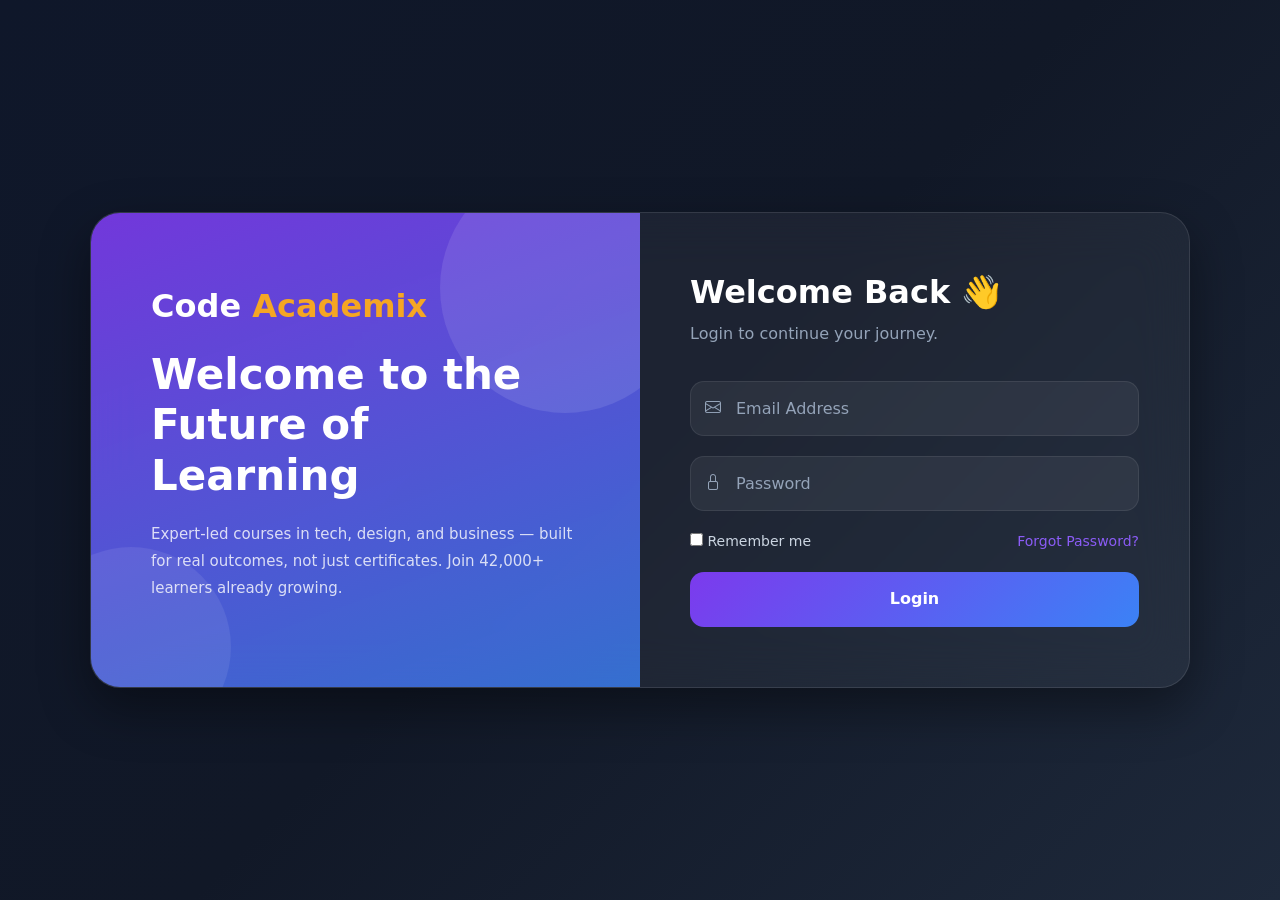
<file: Fronted/Main file/Login.html>
<!DOCTYPE html>
<html lang="en">
<head>
  <meta charset="UTF-8" />
  <meta name="viewport" content="width=device-width, initial-scale=1.0"/>
  <title>Modern Auth UI</title>

  <!-- Bootstrap -->
  <link
    href="https://cdn.jsdelivr.net/npm/bootstrap@5.3.3/dist/css/bootstrap.min.css"
    rel="stylesheet"
  />

  <!-- Icons -->
  <link
    rel="stylesheet"
    href="https://cdn.jsdelivr.net/npm/bootstrap-icons@1.11.3/font/bootstrap-icons.min.css"
  />

  <!-- Google Font -->
  <link rel="preconnect" href="https://fonts.googleapis.com">
  <link
    href="https://fonts.googleapis.com/css2?family=Poppins:wght@300;400;500;600;700&display=swap"
    rel="stylesheet"
  >
  <link rel="stylesheet" href="../style.css">
  
</head>

<body>

  <div class="auth-wrapper">

    <div class="auth-card row g-0">

      <!-- LEFT SIDE -->
      <div class="col-lg-6 left-side d-flex flex-column justify-content-center">

        <div class="brand">
          Code <span style="color: var(--amber);">Academix</span>
        </div>

        <h1 class="left-title">
          Welcome to the Future of Learning 
        </h1>

        <p class="left-text">
        Expert-led courses in tech, design, and business — built for real outcomes, not just certificates. Join 42,000+ learners already growing.
        </p>

      </div>

      <!-- RIGHT SIDE -->
      <div class="col-lg-6 right-side">
        <!-- LOGIN FORM -->
        <div class="login-form">

          <h2 class="form-title">
            Welcome Back 👋
          </h2>

          <p class="form-subtitle">
            Login to continue your journey.
          </p>

          <form>

            <div class="input-box">
              <i class="bi bi-envelope"></i>
              <input type="email" class="form-control" placeholder="Email Address">
            </div>

            <div class="input-box">
              <i class="bi bi-lock"></i>
              <input type="password" class="form-control" placeholder="Password">
            </div>

            <div class="extra">
              <div>
                <input type="checkbox">
                Remember me
              </div>

              <a href="#">Forgot Password?</a>
            </div>

            <button class="auth-btn">
              Login
            </button>

          </form>
        </div>
      </div>

    </div>

  </div>

  <script>
    const loginTab = document.getElementById("loginTab");
    const signupTab = document.getElementById("signupTab");

    const loginForm = document.querySelector(".login-form");
    const signupForm = document.querySelector(".signup-form");

    loginTab.addEventListener("click", () => {

      loginTab.classList.add("active");
      signupTab.classList.remove("active");

      loginForm.style.display = "block";
      signupForm.style.display = "none";

    });

    signupTab.addEventListener("click", () => {

      signupTab.classList.add("active");
      loginTab.classList.remove("active");

      signupForm.style.display = "block";
      loginForm.style.display = "none";

    });

  </script>
</body>
</html>
</file>
<file: Fronted/style.css>
* {
    box-sizing: border-box;
}

#Navbar {
    background-color: rgba(11, 17, 32, 0.96);
    border-bottom: 1px solid #7A8FAF;


}

.navbar .nav-link {
    color: var(--text) !important;
}

.navbar .nav-link:hover {
    color: var(--amber) !important;
}

.nav-right {
    display: flex;
    align-items: center;
    gap: 10px;

}

#nav-ghost {
    background: linear-gradient(135deg, #7c3aed, #3b82f6);
    color: whitesmoke;
    padding: 8px 20px;
    border-radius: 7px;
    font-size: 13px;
    cursor: pointer;
    font-family: 'DM Sans', sans-serif;
    transition: all .2s;
    text-decoration: none;
    border: 1px solid rgba(220, 230, 255, 0.15);

    &:hover {
        transform: translateY(-2px);
        box-shadow: 0 10px 20px rgba(124, 58, 237, .3);
    }
}

@media (max-width: 991px) {
    .nav-right a {
        width: 100%;
        text-align: center;
    }
}

.glow {
    color: #F5A623;
}

.navbar-brands {
    color: whitesmoke;
    text-decoration: none;
    padding: 5px 0px;
    font-size: 20px;
}

/* Learn skills Section  */

:root {
    --navy: #0B1120;
    --navy2: #111827;
    --navy3: #1a2540;
    --navy4: #1e2d4a;

    --amber: #F5A623;
    --amber2: #e8941a;

    --white: #ffffff;
    --text: #dde4f0;
    --muted: #7a8faf;
}

#butn {
    border: 1px solid var(--navy3);
    color: var(--text);
}

#butn:hover {
    color: var(--amber);
    border: 1px solid var(--amber);

}

#hh1 {
    font-family: 'Playfair Display', serif;
}

/* scroll- container */

.scroll {
    margin-top: 10px;
    background-color: #0b1a2b;
}

.scroll-banner {
    font-family: 'Courier New', Courier, monospace;
}


.scroll-container {
    background-color: #0b1a2b;
    overflow: hidden;
    white-space: nowrap;
    padding: 15px 0;

    margin: auto;
}

.scroll-content {
    display: inline-block;
    animation: scroll 8s linear infinite;
}


.scroll-content span {
    display: inline-block;
    margin: 0 40px;
    color: white;
    font-size: 18px;
}

@keyframes scroll {
    from {
        transform: translateX(100%);
    }

    to {
        transform: translateX(-100%);
    }
}


.scroll-container:has(span:hover) .scroll-content {
    animation-play-state: paused;
}

/* Outer container */
.scroll {
    background-color: #0b1a2b;
}

/* Visible area */
.scroll-container {
    overflow: hidden;
    white-space: nowrap;
    padding: 15px 0;
    font-family: 'Courier New', Courier, monospace;
}

/* Moving track */
.scroll-content {
    display: inline-block;
    white-space: nowrap;
    animation: scroll 20s linear infinite;
}

/* Text items */
.scroll-content span {
    display: inline-block;
    margin: 0 40px;
    color: white;
    font-size: 18px;
    cursor: pointer;
}

/* Infinite animation */
@keyframes scroll {
    from {
        transform: translateX(0);
    }

    to {
        transform: translateX(-50%);
    }
}

/* Pause on hover */
.scroll-container:hover.scroll-content {
    animation-play-state: paused;
}

/* Outer container */
.scroll {
    background-color: #0b1a2b;
}

/* Visible area */
.scroll-container {
    overflow: hidden;
    white-space: nowrap;
    padding: 15px 0;
}

/* Moving track */
.scroll-content {
    display: inline-block;
    white-space: nowrap;
    animation: scroll 20s linear infinite;
}

/* Text items */
.scroll-content span {
    display: inline-block;
    margin: 0 40px;
    color: white;
    font-size: 18px;
    cursor: pointer;
}

/* Infinite animation */
@keyframes scroll {
    from {
        transform: translateX(0);
    }

    to {
        transform: translateX(-50%);
    }
}

/* Pause on hover */
.scroll-content:hover {
    animation-play-state: paused;
}

/* Courses Section */

#courses-content h2 {
    font-family: 'Playfair Display', serif;
    font-size: clamp(26px, 3vw, 40px);
    color: var(--white);
    letter-spacing: -.6px;
    line-height: 1.15;
    margin-bottom: 10px;

}

#courses-content p {
    font-size: 15.5px;
    color: var(--muted);
    line-height: 1.7;
    font-weight: 300;
}

.courses-card {
    border: 1px solid var(--muted);
    transition: 0.3s;
}

.courses-card:hover {
    border: 1px solid var(--amber);
    transform: translateY(-5px);
}

#courses-button {
    border: 1px solid var(--navy3);
    color: var(--text);
    margin-bottom: 28px;
    margin-top: 12px;
}

#courses-button:hover {
    border: 1px solid var(--amber);
    color: var(--amber);
}

/* student succes  */

.user {
    background-color: var(--navy2);
    padding: 6px;
    border: 1px solid rgba(255, 255, 255, .06);
    transition: 0.3s;

    &:hover {
        border-color: #4f46e5;
        transform: translateY(-10px);
        box-shadow: 0 0 20px rgba(56, 189, 248, 0.3);
    }

}

#user p {
    color: var(--muted);
}

#user img {
    width: 50px;
    height: 50px;
    object-fit: cover;
}

.cta-box {
    background: linear-gradient(135deg, #1b2a41, #243b55);
    border-radius: 20px;
    padding: 40px 50px;

}

.cta-title {
    font-size: 32px;
    font-weight: 700;
}

.cta-text {
    color: #a0aec0;
    margin-top: 10px;
    font-size: 15px;
}

#amber {
    background: var(--amber);
    color: var(--navy);
    border: none;
    padding: 13px 32px;
    border-radius: 7px;
    font-size: 17px;
    font-weight: 500;
    cursor: pointer;
    font-family: 'DM Sans', sans-serif;

    text-decoration: none;
}

#ghost {
    background: transparent;
    color: var(--text);
    border: 1px solid rgba(220, 230, 255, 0.15);
    padding: 14px 31px;
    border-radius: 7px;
    font-size: 15px;
    cursor: pointer;
    font-family: 'DM Sans', sans-serif;
    transition: all .2s;
    text-decoration: none;
}

#ghost:hover {
    border-color: rgba(245, 166, 35, 0.45);
    color: var(--amber);
}

/* Why choose us  */

.service-box {
    background: var(--navy);
    padding: 50px 30px;
    border: 1px solid var(--amber);
    border-radius: 8px;
    height: 100%;
    min-height: 380px;
    display: flex;
    flex-direction: column;
    justify-content: center;
    transition: 0.3s ease;
    align-items: center;
}

.service-box h3 {
    font-weight: 600;
    margin-bottom: 15px;
}

.service-box p {
    font-size: 15px;
    color: var(--muted);
    line-height: 1.6;
}

.service-box:hover {
    transform: translateY(-6px);
}



/* Team Section  */

#team-card {
    background-color: var(--navy3);
    color: var(--amber2);

}

#team-card p {
    color: var(--text);
}

.card-container {
    position: relative;
    display: flex;
    justify-content: center;
    align-items: center;
    flex-wrap: wrap;
    margin: 10px 0;
    object-fit: cover;
}

.card-container .card {
    position: relative;
    width: 100%;
    height: 100%;
    margin: 20px;
    overflow: hidden;
    box-shadow: 0 30px -20px rgba(0, 0, 0, 1),
        inset 0 0 0 1000px rgba(67, 52, 109, .6);
    border-radius: 15px;
    display: flex;
    justify-content: center;
    align-items: center;
}

.card .imbBx,
.imbBx img {
    width: 100%;
    height: 100%;
}

.card .content {
    position: absolute;
    bottom: -160px;
    width: 100%;
    height: 160px;
    display: flex;
    justify-content: center;
    align-items: center;
    flex-direction: column;
    backdrop-filter: blur(15px);
    box-shadow: 0 -10px 10px rgba(0, 0, 0, 0.1);
    border: 1px solid rgba(255, 255, 255, 0.1);
    border-radius: 15px;
    transition: bottom 0.5s;
    transition-delay: 0.65s;
}

.card:hover .content {
    bottom: 0;
    transition-delay: 0s;

}

.content .contentBx h3 {
    text-transform: uppercase;
    color: black;
    letter-spacing: 2px;
    font-weight: 500;
    font-size: 18px;
    text-align: center;
    margin: 20px 0 15px;
    line-height: 1.1em;
    transition: 0.5s;
    transition-delay: 0.6s;
    opacity: 0;
    transform: translateY(-20px);
}

.card:hover .content .contentBx h3 {
    opacity: 1;
    transform: translateY(0);
}

.content .contentBx h3 span {
    font-size: 12px;
    font-weight: 300;
    text-transform: initial;
}

.content .sci {
    position: relative;
    bottom: 10px;
    display: flex;
}

.content .sci li {
    list-style: none;
    margin: 0 10px;
    transform: translateY(40px);
    transition: 0.5s;
    opacity: 0;
    transition-delay: calc(0.2s * var(--i));
}

.card:hover .content .sci li {
    transform: translateY(0);
    opacity: 1;
}

.content .sci li a {
    color: black;
    font-size: 24px;
}


/* Review Section   */

.review-section {
    background: var(--navy4);
    padding: 2.5rem 1.5rem;
    border-radius: 20px;
    font-family: 'Sora', sans-serif;

}

.section-label {
    font-size: 11px;
    letter-spacing: 3px;
    text-transform: uppercase;
    color: #facc15;
    margin-bottom: 6px;
}

.section-title {
    font-family: 'DM Serif Display', serif;
    font-style: italic;
    font-size: 30px;
    color: #e8eaf0;
    margin-bottom: 0;
}

.header-row {
    display: flex;
    justify-content: space-between;
    align-items: flex-end;
    margin-bottom: 1.5rem;
}

.avg-score {
    text-align: right;
}

.big-score {
    font-family: 'DM Serif Display', serif;
    font-size: 38px;
    color: var(--amber);
    line-height: 1;
}

.score-label {
    font-size: 11px;
    color: #e8eaf0;
    margin-top: 2px;
}

.scroll-hint {
    font-size: 11px;
    color: #e8eaf0;
    text-align: right;
    margin-bottom: 8px;
    letter-spacing: 0.5px;
}

.scroll-track {
    overflow-x: auto;
    scroll-snap-type: x mandatory;
    scrollbar-width: none;
    -ms-overflow-style: none;
    cursor: grab;
}

.scroll-track::-webkit-scrollbar {
    display: none;
}

.scroll-track:active {
    cursor: grabbing;
}

.cards-row {
    display: flex;
    gap: 16px;
    padding: 8px 2px 12px;
    width: max-content;
}

.review-card {
    width: 280px;
    scroll-snap-align: start;
    background: #161a24;
    border: 1px solid #242836;
    border-radius: 16px;
    padding: 20px;
    flex-shrink: 0;
    position: relative;
    transition: border-color 0.25s, transform 0.25s;
}

.review-card:hover {
    border-color: #3a4060;
    transform: translateY(-4px);
}

.review-card.featured {
    background: linear-gradient(145deg, #171c2e, #111520);
    border-color: #2e3a5e;
}

.review-card.featured::before {
    content: '';
    position: absolute;
    inset: 0;
    border-radius: 16px;
    background: radial-gradient(ellipse at top left, rgba(99, 120, 210, 0.09) 0%, transparent 65%);
    pointer-events: none;
}

.badge-tag {
    display: inline-block;
    font-size: 10px;
    letter-spacing: 1.5px;
    text-transform: uppercase;
    padding: 3px 10px;
    border-radius: 20px;
    font-weight: 500;
    margin-bottom: 14px;
}

.badge-tag.verified {
    background: #1a2d1f;
    color: #5fb97a;
    border: 1px solid #2a4a30;
}

.badge-tag.top {
    background: #2a2218;
    color: #e0a84a;
    border: 1px solid #4a3820;
}

.badge-tag.new {
    background: #1c1e32;
    color: #8090e0;
    border: 1px solid #2e3560;
}

.stars {
    display: flex;
    gap: 3px;
    margin-bottom: 12px;
}

.star {
    width: 14px;
    height: 14px;
    background: #2e2e2e;
    clip-path: polygon(50% 0%, 61% 35%, 98% 35%, 68% 57%, 79% 91%, 50% 70%, 21% 91%, 32% 57%, 2% 35%, 39% 35%);
}

.star.filled {
    background: #e0a84a;
}

.star.half {
    background: linear-gradient(90deg, #e0a84a 50%, #2e2e2e 50%);
}

.review-quote {
    font-family: 'DM Serif Display', serif;
    font-size: 13px;
    line-height: 1.75;
    color: #9aa3b8;
    margin-bottom: 16px;
    min-height: 76px;
}

.divider {
    height: 1px;
    background: #1e2230;
    margin-bottom: 14px;
}

.reviewer-row {
    display: flex;
    align-items: center;
    gap: 10px;
}

.avatar {
    width: 34px;
    height: 34px;
    border-radius: 50%;
    display: flex;
    align-items: center;
    justify-content: center;
    font-size: 12px;
    font-weight: 600;
    flex-shrink: 0;
}

.avatar.a {
    background: #1e2d46;
    color: #6aabee;
}

.avatar.b {
    background: #2a1e38;
    color: #b07ae8;
}

.avatar.c {
    background: #1e3028;
    color: #6acca0;
}

.avatar.d {
    background: #3a2a1a;
    color: #e8ac64;
}

.avatar.e {
    background: #321e22;
    color: #e87a8a;
}

.avatar.f {
    background: #1e2a3a;
    color: #6ab4e8;
}

.reviewer-name {
    font-size: 13px;
    font-weight: 500;
    color: #d0d5e8;
    margin: 0;
}

.reviewer-meta {
    font-size: 11px;
    color: #464e64;
    margin: 0;
}

.course-chip {
    margin-top: 12px;
    background: #0f1118;
    border: 1px solid #1e2230;
    border-radius: 8px;
    padding: 7px 10px;
    display: flex;
    align-items: center;
    gap: 7px;
}

.course-icon {
    width: 20px;
    height: 20px;
    border-radius: 5px;
    display: flex;
    align-items: center;
    justify-content: center;
    font-size: 10px;
    font-weight: 600;
    flex-shrink: 0;
}

.course-icon.python {
    background: #1c2c1c;
    color: #6acca0;
}

.course-icon.design {
    background: #2a1c2a;
    color: #b07ae8;
}

.course-icon.web {
    background: #1c2030;
    color: #6aabee;
}

.course-icon.data {
    background: #2a2018;
    color: #e8b870;
}

.course-icon.react {
    background: #1a2a34;
    color: #60cee8;
}

.course-icon.ai {
    background: #2a1e34;
    color: #c088ee;
}

.course-name {
    font-size: 11px;
    color: #5a6478;
}

.scroll-dots {
    display: flex;
    gap: 6px;
    justify-content: center;
    margin-top: 16px;
}

.dot {
    width: 5px;
    height: 5px;
    border-radius: 50%;
    background: #2a2e3e;
    transition: background 0.3s, width 0.3s;
    cursor: pointer;
}

.dot.active {
    background: #5a70c8;
    width: 16px;
    border-radius: 3px;
}

/* footer  */

.footer-section {
    background-color: var(--navy2);
    color: white;
    padding: 80px 0 30px;
    font-family: 'Inter', sans-serif;
}

.footer-section .container-fluid {
    max-width: 1270px;
}

.footer-section .row {
    justify-content: space-between;
}

.footer-left {
    flex: 0 0 32%;
    max-width: 32%;
}

.footer-col {
    flex: 0 0 18%;
    max-width: 18%;
}

.footer-logo {
    font-weight: 700;
    font-size: 26px;
    color: var(--amber2);
}

.footer-logo span {
    color: #fff;
}

.footer-logo-small {
    font-weight: 700;
    font-size: 18px;
    color: var(--amber2);
}

.footer-logo-small span {
    color: #fff;
}

.brand-text {
    color: var(--muted);
    max-width: 260px;
    font-size: 14px;
    line-height: 1.7;
    margin: 18px 0 25px;
}

.footer-heading {
    font-size: 12px;
    letter-spacing: 1px;
    font-weight: 700;
    margin-bottom: 20px;
    color: #fff;
}

.footer-links li {
    margin-bottom: 12px;
}

.footer-links a {
    text-decoration: none;
    color: var(--muted);
    font-size: 14px;
    transition: color 0.2s, padding-left 0.2s;
}

.footer-links a:hover {
    color: var(--amber);
    padding-left: 4px;
}

.social-links a {
    width: 42px;
    height: 42px;
    display: flex;
    align-items: center;
    justify-content: center;
    background-color: #0a192f;
    border-radius: 10px;
    border: 1px solid var(--white);
    color: var(--text-muted);
    transition: background 0.2s, border-color 0.2s, color 0.2s, transform 0.15s;
    font-size: 16px;
}

.social-links a:hover {
    background: rgba(245, 166, 35, 0.12);
    color: var(--amber);
    transform: translateY(-2px);
    border: 1px solid var(--amber);
}

.footer-divider {
    border-top: 1px solid var(--muted);
    margin: 60px 0 25px;
}

.footer-bottom {
    display: flex;
    justify-content: space-between;
    align-items: center;
}

.copyright-text {
    color: var(--text-muted);
    font-size: 13px;
}

@media (max-width: 992px) {

    .footer-left,
    .footer-col {
        flex: 0 0 100%;
        max-width: 100%;
    }

    .footer-bottom {
        flex-direction: column;
        gap: 10px;
        text-align: center;
    }
}

/* Courses section  */

.our-cources .container-fluid {
    background: var(--navy);
}

#grad1 {
    height: 270px;
    background-image: linear-gradient(to bottom right, #0B1120, #1e2d4a);
}

.yellow-line {
    font-size: 11px;
    color: var(--amber);
    font-weight: 500;
    letter-spacing: 2.5px;
    text-transform: uppercase;
    margin-bottom: 12px;
}

.our-cources h1 {
    font-family: 'Playfair Display', serif;
    font-size: clamp(32px, 4vw, 50px);
    color: var(--white);
    letter-spacing: -1px;
    margin-bottom: 12px;

}

.our-cources p {
    font-size: 14.5px;
    color: var(--text);
    line-height: 1.7;
    font-weight: 300;
}

.filter-btn {
    padding: 8px 18px;
    border-radius: 50px;
    border: 1px solid #2a3a5f;
    background: transparent;
    color: #9fb3d1;
    transition: 0.3s;
}

.filter-btn:hover {
    background: #1e2a47;
    color: #fff;
}

.filter-btn.active {
    border: 1px solid #f5a623;
    color: #f5a623;
    background: rgba(245, 166, 35, 0.1);
}

/* Blog Section  */

.para-glow {
    color: var(--amber2);
    font-family: 'Times New Roman', Times, serif;
    text-transform: uppercase;
}

.head-light {
    color: var(--text);
    font-size: 50px;
    font-family: Georgia, 'Times New Roman', Times, serif;
    font-weight: bold;
}

.para-light {
    color: var(--muted);
    font-family: 'Lucida Sans', 'Lucida Sans Regular', 'Lucida Grande', 'Lucida Sans Unicode', Geneva, Verdana, sans-serif;
}


.blog {
    border: 1px solid var(--muted);
    width: 372px;
    height: 160px;
    padding: 25px 10px;
    border-radius: 30px;
}

.blog a {
    text-decoration: none;
    color: var(--text);
}

.custom-card {
    background: #0f172a;
    border: 1px solid #1e293b;
    border-radius: 16px;
    overflow: hidden;
    color: white;
    transition: 0.3s;

    &:hover {
        border: 1px solid var(--amber);
        transform: translateY(-5px);

    }
}

.tag {
    display: inline-block;
    background: #1e293b;
    color: #f59e0b;
    padding: 5px 12px;
    font-size: 12px;
    border-radius: 6px;
    margin-bottom: 12px;
}

.title {
    font-size: 22px;
    font-weight: 600;
}

.desc {
    color: #94a3b8;
    font-size: 14px;
    margin-top: 8px;
}

.meta {
    margin-top: 20px;
    display: flex;
    align-items: center;
    gap: 10px;
    color: #94a3b8;
    font-size: 14px;
}

.meta img {
    width: 32px;
    height: 32px;
    border-radius: 50%;
    object-fit: cover;
}

.card-img {
    height: 100%;
    object-fit: cover;
}

@media (max-width: 768px) {
    .card-img {
        height: 200px;
    }
}


.blog-card {
    background-color: var(--navy2);
    border: 1px solid var(--muted);
    border-radius: 30px;
    transition: 0.3s;


    &:hover {
        transform: translateY(-5px);
        border: 1px solid var(--amber);

    }
}

.blog-btn button:hover {
    color: var(--amber);
    border: 1px solid var(--amber);
}

.blog-search {
    border: 1px solid var(--muted);
    border-radius: 30px;
    transition: 0.3s;


    &:hover {
        transform: translateY(-5px);
        border: 1px solid var(--amber);

    }
}

.blog-input {
    background-color: var(--navy2);
    color: var(--muted);
    padding: 9px 14px;
    outline: none;
    border-radius: 7px;
    width: 100%;
    font-size: 13px;
    font-family: 'DM Sans', sans-serif;
    margin-bottom: 8px;
}

.blog-search button {
    width: 100%;
    display: inline;
    background-color: var(--amber);
    color: var(--navy2);
    text-decoration: none;
    border: none;
    padding: 7px;
    border-radius: 9px;
    font-size: 13px;
    font-family: 'DM Sans', sans-serif';

}

.blog-news {
    background-color: var(--navy2);
    padding: 30px;
    margin-top: 25px;
    border-radius: 30px;
    border: 1px solid var(--muted);
    transition: 0.3s;


    &:hover {
        transform: translateY(-5px);
        border: 1px solid var(--amber);

    }
}

.blog-news a {
    text-decoration: none;
    color: whitesmoke;
    padding: 2px;
}

.blog-guide {
    margin-top: 30px;
    overflow: hidden;
    border-radius: 30px;
    padding: 0;
    border: 1px solid var(--muted);
    transition: 0.3s;

    &:hover {
        transform: translateY(-5px);
        border: 1px solid var(--amber);

    }

}

.blog-guide img {
    width: 100%;
    height: 140px;
    object-fit: cover;
}

.blog-guide-title {
    padding: 16px 8px;
    color: whitesmoke;

}

.blog-guide-title button {
    width: 100%;
    display: inline;
    background-color: var(--amber);
    color: var(--navy2);
    text-decoration: none;
    border: none;
    padding: 7px;
    border-radius: 9px;
    font-size: 13px;
    font-family: 'DM Sans', sans-serif';

}

/* About us - Our story */

.our-story {
    background-color: var(--navy2);
    min-height: 480px;
}

.story-img {
    width: 100%;
    height: 90%;
    min-height: 320px;
    border-radius: 15px;
    object-fit: cover;
    display: block;
}

.story-content {
    padding: 56px 48px;
}

.label {
    font-family: 'DM Sans', sans-serif;
    font-size: 0.75rem;
    font-weight: 500;
    letter-spacing: 0.18em;
    color: var(--amber);
    text-transform: uppercase;
    margin-bottom: 16px;
}

.story-heading {
    font-family: 'Playfair Display', serif;
    font-size: clamp(1.8rem, 3.5vw, 2.6rem);
    font-weight: 700;
    color: var(--white);
    line-height: 1.2;
    margin-bottom: 24px;
}

.story-body {
    font-family: 'DM Sans', sans-serif;
    font-size: 0.97rem;
    color: var(--muted);
    line-height: 1.75;
    margin-bottom: 16px;
}

.btn-gold {
    background-color: var(--amber);
    color: #1a1000;
    font-family: 'DM Sans', sans-serif;
    font-weight: 600;
    font-size: 0.95rem;
    padding: 14px 30px;
    border: none;
    border-radius: 6px;
    margin-top: 12px;
    display: inline-block;
    text-decoration: none;
    transition: background 0.2s ease, transform 0.2s ease;
}

.btn-gold:hover {
    background-color: var(--amber2);
    color: #fff;
}

.stats {
    background-color: var(--navy);
    padding: 40px 0;
}

.stat-item {
    padding: 20px;
}

.stat-item h2 {
    color: #f5a623;
    font-size: 36px;
    margin-bottom: 10px;
}

.stat-item p {
    color: #9bb3c9;
}


@media (max-width: 767px) {
    .story-content {
        padding: 36px 24px;
    }

    .story-img {
        min-height: 260px;
    }
}

/* what drives us */

.values-section {
    background-color: var(--navy2);
    padding: 70px 60px;
}

.label-text {
    color: var(--amber);
    font-size: 12px;
    font-weight: 600;
    letter-spacing: 3px;
    text-transform: uppercase;
    margin-bottom: 12px;
}

.section-title {
    font-family: 'Playfair Display', serif;
    color: var(--white);
    font-size: 48px;
    font-weight: 700;
    margin-bottom: 50px;
    line-height: 1.1;
}

.value-card {
    background-color: var(--navy);
    border-radius: 6px;
    padding: 30px 28px;
    height: 100%;
    position: relative;
    overflow: hidden;
}

.value-card::before {
    content: '';
    position: absolute;
    top: 0;
    left: 0;
    width: 3px;
    height: 100%;
    background-color: var(--amber);
    border-radius: 6px 0 0 6px;
}

.value-card::after {
    content: '';
    position: absolute;
    top: 0;
    left: 0;
    width: 3px;
    height: 0%;
    background-color: var(--muted);
    border-radius: 6px 0 0 6px;
    transition: height 0.5s ease;
}

.value-card:hover::after {
    height: 100%;
}

.value-card h5 {
    color: var(--white);
    font-size: 16px;
    font-weight: 600;
    margin-bottom: 14px;
}

.value-card p {
    color: var(--muted);
    font-size: 14px;
    line-height: 1.7;
    margin-bottom: 0;
}

@media (max-width: 767px) {
    .values-section {
        padding: 50px 24px;
    }

    .section-title {
        font-size: 36px;
    }

    .value-card {
        margin-bottom: 20px;
    }
}

body {
    min-height: 100vh;
    background: linear-gradient(135deg, #0f172a, #111827, #1e293b);
}

/* BACKGROUND GLOW */
.auth-wrapper {
    min-height: 100vh;
    display: flex;
    align-items: center;
    justify-content: center;
    padding: 30px;
    position: relative;
    z-index: 2;
}

.auth-card {
    width: 100%;
    max-width: 1100px;
    border-radius: 30px;
    overflow: hidden;
    background: rgba(255, 255, 255, 0.05);
    border: 1px solid rgba(255, 255, 255, 0.1);
    backdrop-filter: blur(25px);
    box-shadow: 0 20px 50px rgba(0, 0, 0, 0.4);
}

.left-side {
    background: linear-gradient(160deg,
            rgba(124, 58, 237, .9),
            rgba(59, 130, 246, .8));
    padding: 60px;
    color: white;
    position: relative;
    overflow: hidden;
}

.left-side::before {
    content: "";
    position: absolute;
    width: 250px;
    height: 250px;
    border-radius: 50%;
    background: rgba(255, 255, 255, 0.1);
    top: -50px;
    right: -50px;
}

.left-side::after {
    content: "";
    position: absolute;
    width: 200px;
    height: 200px;
    border-radius: 50%;
    background: rgba(255, 255, 255, 0.08);
    bottom: -60px;
    left: -60px;
}

.brand {
    font-size: 32px;
    font-weight: 700;
    margin-bottom: 20px;
}

.left-title {
    font-size: 42px;
    font-weight: 700;
    line-height: 1.2;
    margin-bottom: 20px;
}

.left-text {
    color: rgba(255, 255, 255, 0.8);
    font-size: 15px;
    line-height: 1.8;
}

.right-side {
    padding: 60px 50px;
    color: white;
}

.form-title {
    font-size: 32px;
    font-weight: 700;
    margin-bottom: 10px;
}

.form-subtitle {
    color: #94a3b8;
    margin-bottom: 35px;
}

.form-control {
    background: rgba(255, 255, 255, 0.06);
    border: 1px solid rgba(255, 255, 255, 0.08);
    color: white;
    height: 55px;
    border-radius: 14px;
    padding-left: 45px;
}

.form-control:focus {
    background: rgba(255, 255, 255, 0.08);
    border-color: #7c3aed;
    box-shadow: none;
    color: white;
}

.form-control::placeholder {
    color: #94a3b8;
}

.input-box {
    position: relative;
    margin-bottom: 20px;
}

.input-box i {
    position: absolute;
    left: 15px;
    top: 50%;
    transform: translateY(-50%);
    color: #94a3b8;
    z-index: 5;
}

.auth-btn {
    width: 100%;
    height: 55px;
    border: none;
    border-radius: 14px;
    background: linear-gradient(135deg, #7c3aed, #3b82f6);
    color: white;
    font-weight: 600;
    transition: .3s;
}

.auth-btn:hover {
    transform: translateY(-2px);
    box-shadow: 0 10px 20px rgba(124, 58, 237, .3);
}

.extra {
    display: flex;
    justify-content: space-between;
    align-items: center;
    margin-bottom: 20px;
    font-size: 14px;
    color: #cbd5e1;
}

.extra a {
    color: #8b5cf6;
    text-decoration: none;
}

.signup-form {
    display: none;
}

@media(max-width:991px) {

    .left-side {
        display: none;
    }

    .right-side {
        padding: 40px 25px;
    }

    .form-title {
        font-size: 28px;
    }
}

/* about-team  */

.about-team {
    background-color: var(--navy);
    padding: 72px 40px 80px;
    font-family: 'DM Sans', sans-serif;
}

.about-label {
    font-family: 'DM Sans', sans-serif;
    font-size: 11px;
    font-weight: 500;
    letter-spacing: 0.18em;
    text-transform: uppercase;
    color: var(--amber);
    margin-bottom: 14px;
}

.about-heading {
    font-family: 'Playfair Display', serif;
    font-size: clamp(2rem, 4vw, 2.75rem);
    font-weight: 700;
    color: var(--white);
    margin-bottom: 48px;
    line-height: 1.15;
}

/* Contact */
#Contact-card1 {
    background-color: var(--navy4);
    color: white;
    border: 1px solid var(--muted);
    border-radius: 30px;
    transition: 0.3s;

    &:hover {
        transform: translateY(-5px);
        box-shadow: 5px 5px 15px 5px rgba(124, 58, 237, .3);
    }
}

.Right-info {
    color: white;
}

.social-icon {
    display: flex;
    gap: 15px;
    font-size: 22px;
    padding: 6px 2px;
    text-decoration: none;
}

.contact-form {
    background-color: var(--navy3);
    border-radius: 15px;
    box-shadow: 0 5px 20px rgba(0, 0, 0, 0.1);
    color: white;
}

.contact-form .form-label {
    font-weight: 600;
    margin-bottom: 8px;

}

.contact-form .form-control {
    height: 50px;
    border-radius: 10px;
    border: 1px solid #ddd;
    padding: 10px 15px;
}

.contact-form textarea.form-control {
    height: auto;
    resize: none;
}

.contact-form .form-control:focus {
    box-shadow: none;
    border-color: #0d6efd;
}

.contact-btn {
    background: linear-gradient(135deg, #7c3aed, #3b82f6);
    color: white;
    border-radius: 30px;
    transition: 0.3s;

    &:hover {
        box-shadow: 5px 5px 15px 5px rgba(124, 58, 237, .3);
        transform: translateY(-3px);
    }
}

#facebook:hover {
    transform: translateY(-5px);
    transition: 0.3s;
}

#instagram:hover {
    transform: translateY(-5px);
    transition: 0.3s;
    color: crimson;
}

#twitter:hover {
    transform: translateY(-5px);
    transition: 0.3s;
    color: white;
}

#linkedin:hover {
    transition: 0.3s;
    transform: translateY(-5px);
    color: white;
}

#youtube:hover {
    transition: 0.3s;
    transform: translateY(-5px);
    color: red;
}

#whatapp:hover {
    transition: 0.3s;
    transform: translateY(-5px);
    color: green;
}
</file>
